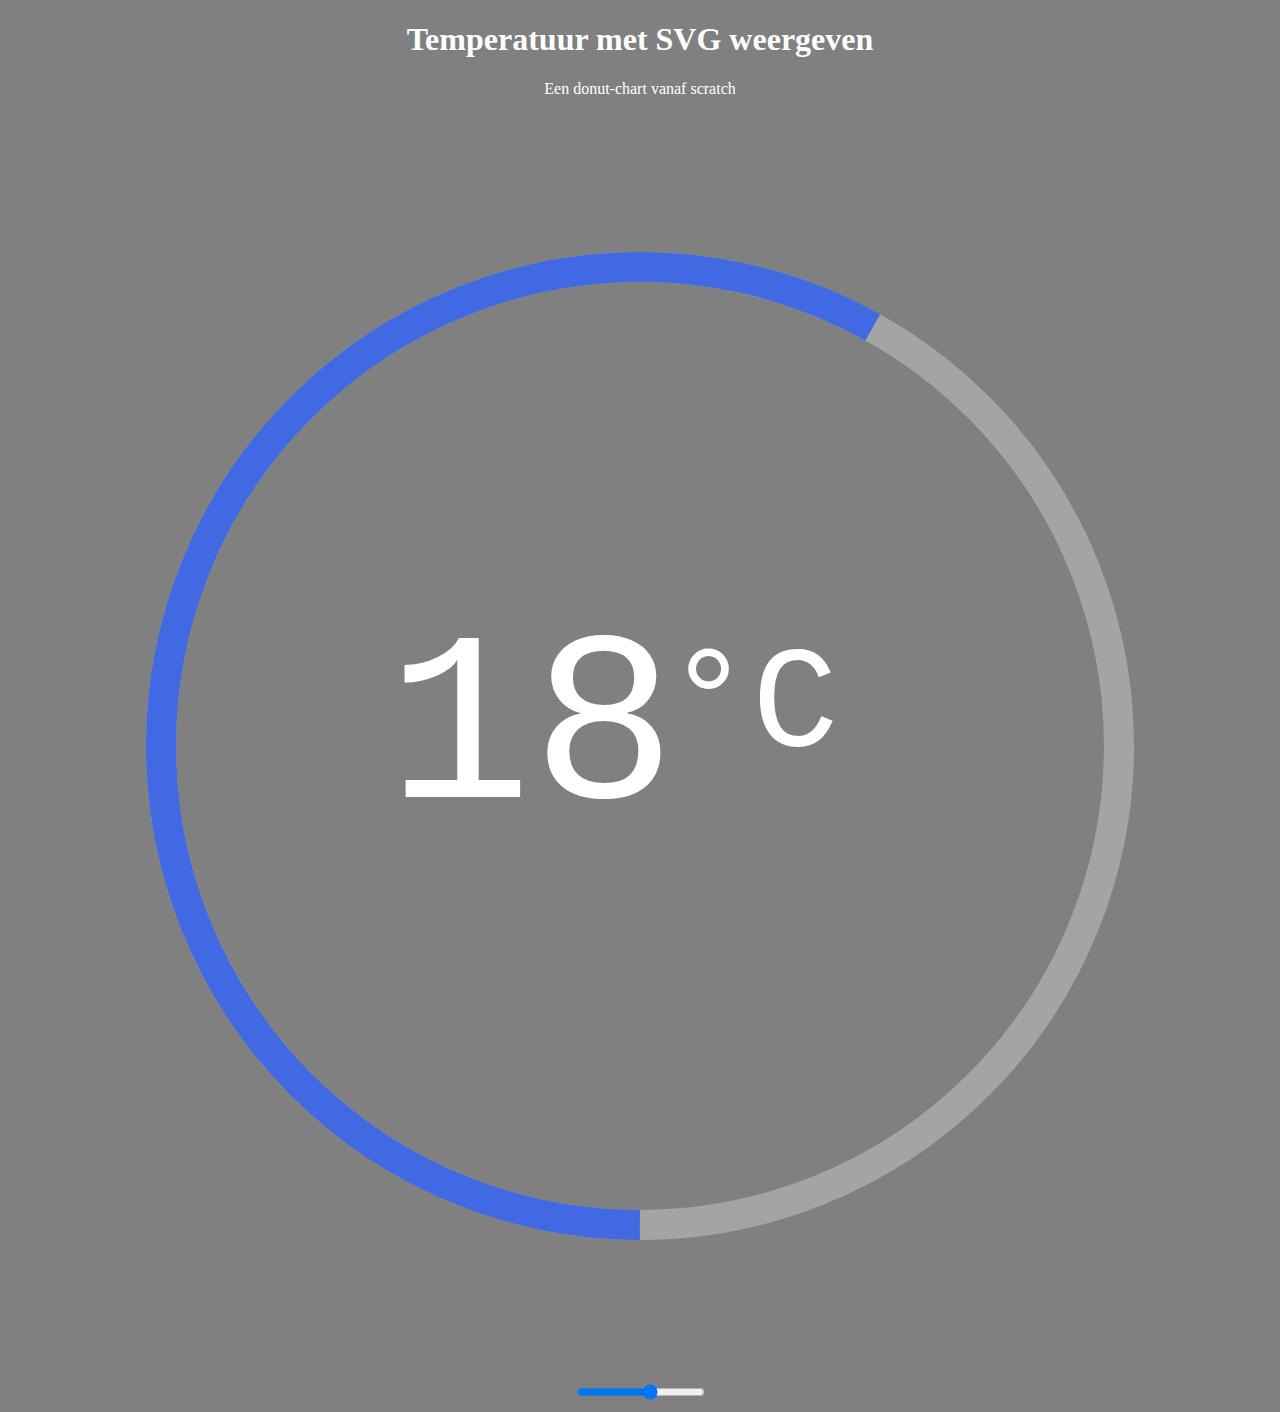
<file: Les-2/index.html>
<!DOCTYPE html>
<html lang="en">
<head>
    <meta charset="UTF-8">
    <meta name="viewport" content="width=device-width, initial-scale=1.0">
    <title>Temperatuur met SVG weergeven</title>
    <style>
        body{
            background-color: grey; color: white; text-align: center;
        }
        .temp{
            font-size: .5rem;
            font-family: 'Courier New', Courier, monospace;
            fill: #fff;
        }
        #eenheid{
            font-size: .3rem;
        }
    </style>
</head>
<body>
    <h1>Temperatuur met SVG weergeven</h1>
    <p>Een donut-chart vanaf scratch</p>
    <svg width="100%" height="100%" viewbox="0 0 42 42">
        <circle cx="21" cy="21" r="15.91549430918954" fill="transparent" stroke="rgba(200, 200, 200, 0.5)" stroke-width="1" >
        </circle>
        <circle cx="21" cy="21" r="15.91549430918954" fill="transparent" stroke="royalblue"
        stroke-width="1" stroke-dasharray="75 25" stroke-dashoffset="75" id="cirkelBoog">
        </circle>
        <g class="temp">
            <text id="temperatuur" x="30%" y="54%">19</text>
            <text id="eenheid" x="52%" y="50%">&deg;C</text>
        </g>
    </svg>
    <input type="range" min="1" max="30" step="1" value="18" id="thermostaat">
    <script>
        let temperatuur = 12;
        const temperatuuruitvoer = document.getElementById('temperatuur');
        const cirkelBoog         = document.getElementById('cirkelBoog');
        const thermostaat        = document.getElementById('thermostaat');

        // temperatuur = thermostaat.value

        const uitvoeren = (temp) => {
            temperatuuruitvoer.innerHTML = temp;
            let boog = temp * 100/31
            cirkelBoog.style.strokeDasharray = `${boog} ${100 - boog}`;
        }
         const animeerUitvoer = (temp) => {
            let t = 0;
            const timer = setInterval( () => {
                if( t <= temp ){
                    uitvoeren(t);
                    t++;
                } else{
                    clearInterval(timer)
                }
            },  20);
        }

        animeerUitvoer(thermostaat.value)
        
        thermostaat.addEventListener('change', () =>{
            animeerUitvoer(thermostaat.value);
        })
    </script>
</body>
</html>
</file>
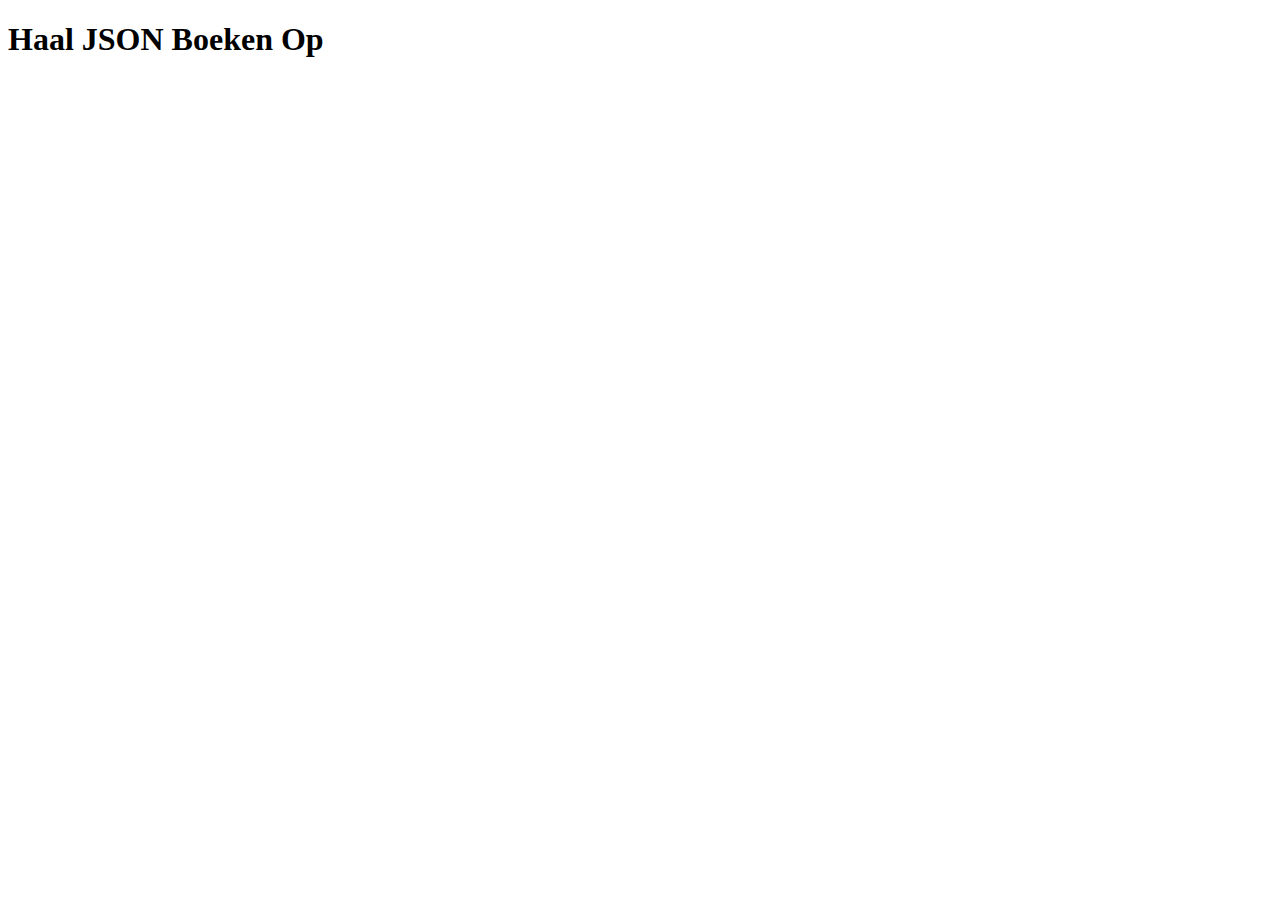
<file: Les-1/HaalJSonOp/index.html>
<!DOCTYPE html>
<html lang="en">
<head>
    <meta charset="UTF-8">
    <meta http-equiv="X-UA-Compatible" content="IE=edge">
    <meta name="viewport" content="width=device-width, initial-scale=1.0">
    <script src="index.js" defer></script>
    <title>Haal Json Op</title>
</head>
<body>
    <h1>Haal JSON Boeken Op</h1>
</body>
</html>
</file>
